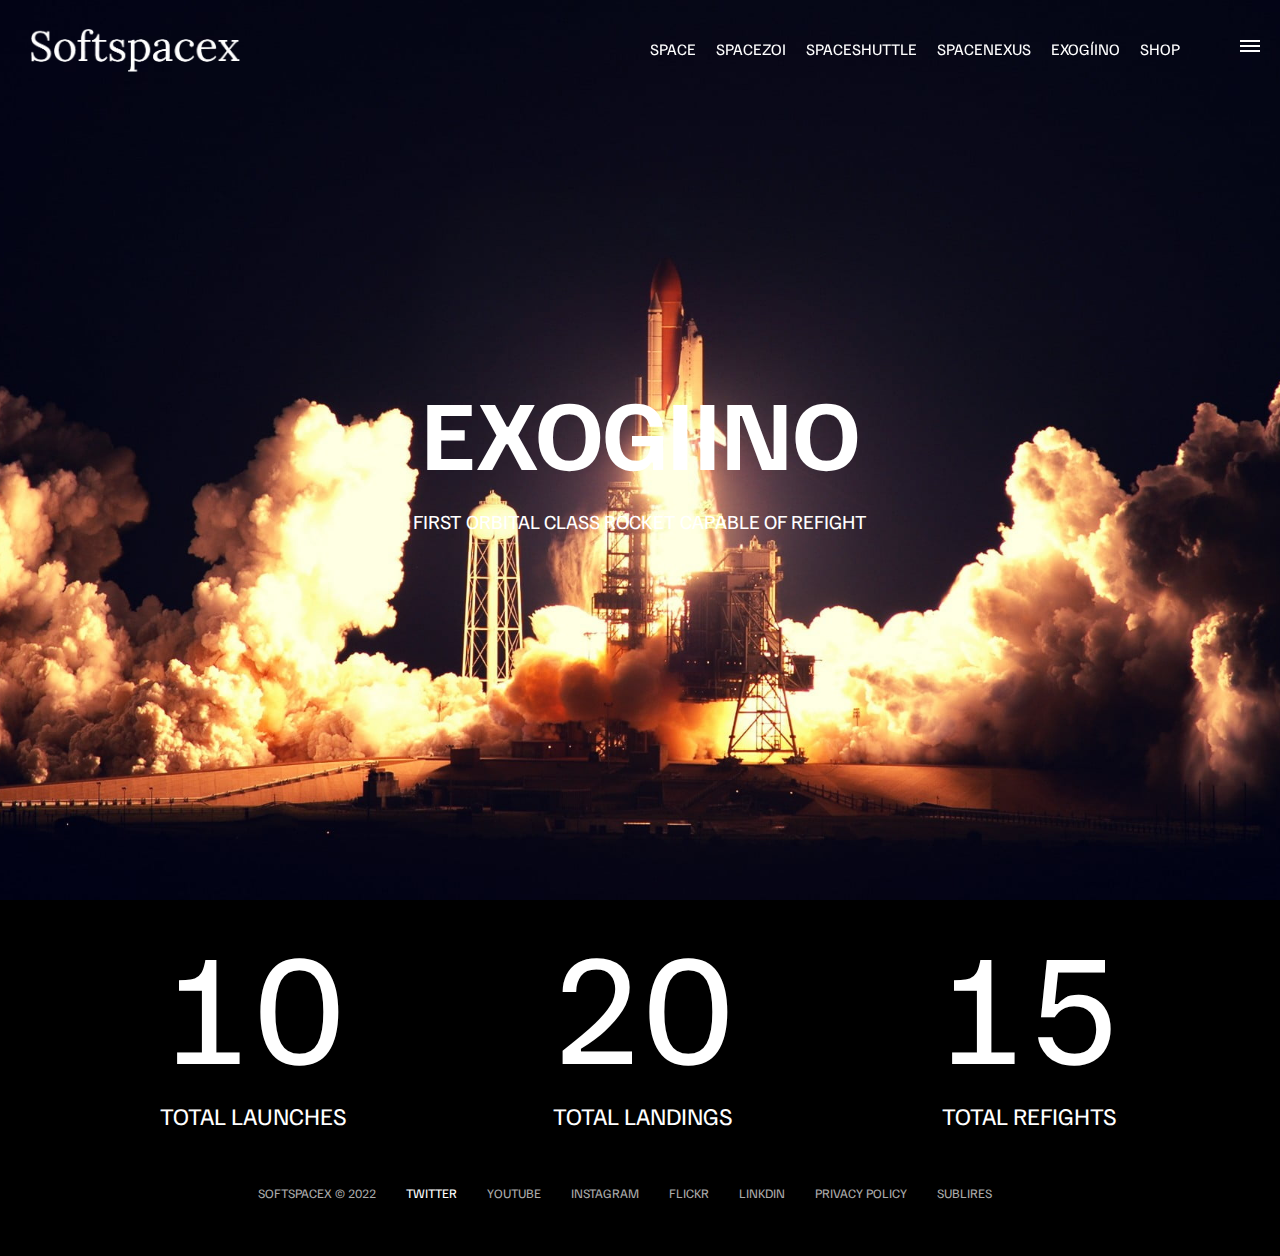
<file: exogiino.html>
<!DOCTYPE html>
<html lang="en">
<head>
    <meta charset="UTF-8">
    <meta http-equiv="X-UA-Compatible" content="IE=edge">
    <meta name="viewport" content="width=device-width, initial-scale=1.0">
    <link rel="stylesheet" href="style.css">
    <script src="script.js" defer></script>
    <title>Softspacex - Exogiino</title>
</head>
<body>
    <div id="overlay"></div>
    <div id="mobile-menu" class="mobile-main-menu">

        <ul>
            <li><h3 class="Course">Courses</h3></li>
            <li> <a href="C.html">C</a></li>
            <li> <a href="C++.html">C++</a></li>
            <li> <a href="Java.html">Java</a></li>
            <li> <a href="Python.html">Python</a></li>


           

            <li class="mobile-only"><a href="space.html"> Space </a></li>
            <li class="mobile-only"><a href="spacezoi.html"> Spacezoi</a></li>
            <li class="mobile-only"><a href="spaceshuttle.html"> spaceshuttle</a></li>
            <li class="mobile-only"><a href="spacenexux.html"> spacenexus</a></li>
            <li class="mobile-only"><a href="exogiino.html"> Exogíino</a></li>
           


        </ul>
    </div>
    <header class="main-header">
        <div class="logo">
            <a href="index.html">
                <img src="logo (1).png" alt="Softspacex"></a>
        </div>

        <nav class="desktop-main-menu">
            <ul>
                <li><a href="space.html"> Space </a></li>
                <li><a href="spacezoi.html">  SpaceZOI</a></li>
                <li><a href="spaceshuttle.html"> spaceshuttle </a></li>
                <li><a href="spacenexux.html"> spacenexus </a></li>
                <li><a href="exogiino.html"> Exogíino </a></li>
                <li><a href="#"> Shop</a></li>

               


              

            </ul>
        </nav>
    </header> 

    <!-- hamburger Menu -->

    <button id="menu-btn" class="hamburger" type="button">
        <span class="hamburger-top"></span>
        <span class="hamburger-middle"></span>
        <span class="hamburger-bottom"></span>

    </button>


    <!-- Section A -->
    
    <section class="section-animate bg-softsky"></section>

    <div class="section-inner-center">
        <h3>Exogiino</h3>
        <p>First Orbital Class Rocket Capable of Refight</p>
    </div>

    <div class="stats">
        <div>
            <span class="counter" data-target="10">0</span>
            <h4>Total Launches</h4>
        </div>
        <div>
            <span class="counter" data-target="20">0</span>
            <h4>Total Landings</h4>
        </div>

        <div>
            <span class="counter" data-target="15">0</span>
            <h4>Total Refights</h4>
        </div>
    </div>


    <!-- Footer -->

    <footer>
        <ul>
            <li>Softspacex &copy; 2022 </li>
            <li> <a href="#">Twitter</a></li>
            <li> <a href="#"></a>Youtube</li>
            <li> <a href="#"></a>Instagram</li>
            <li> <a href="#"></a>Flickr</li>
            <li> <a href="#"></a>linkdin</li>
            <li> <a href="#"></a>Privacy Policy</li>
            <li> <a href="#"></a>Sublires</li>
           

        </ul>
    </footer>



</body>
</html>
</file>
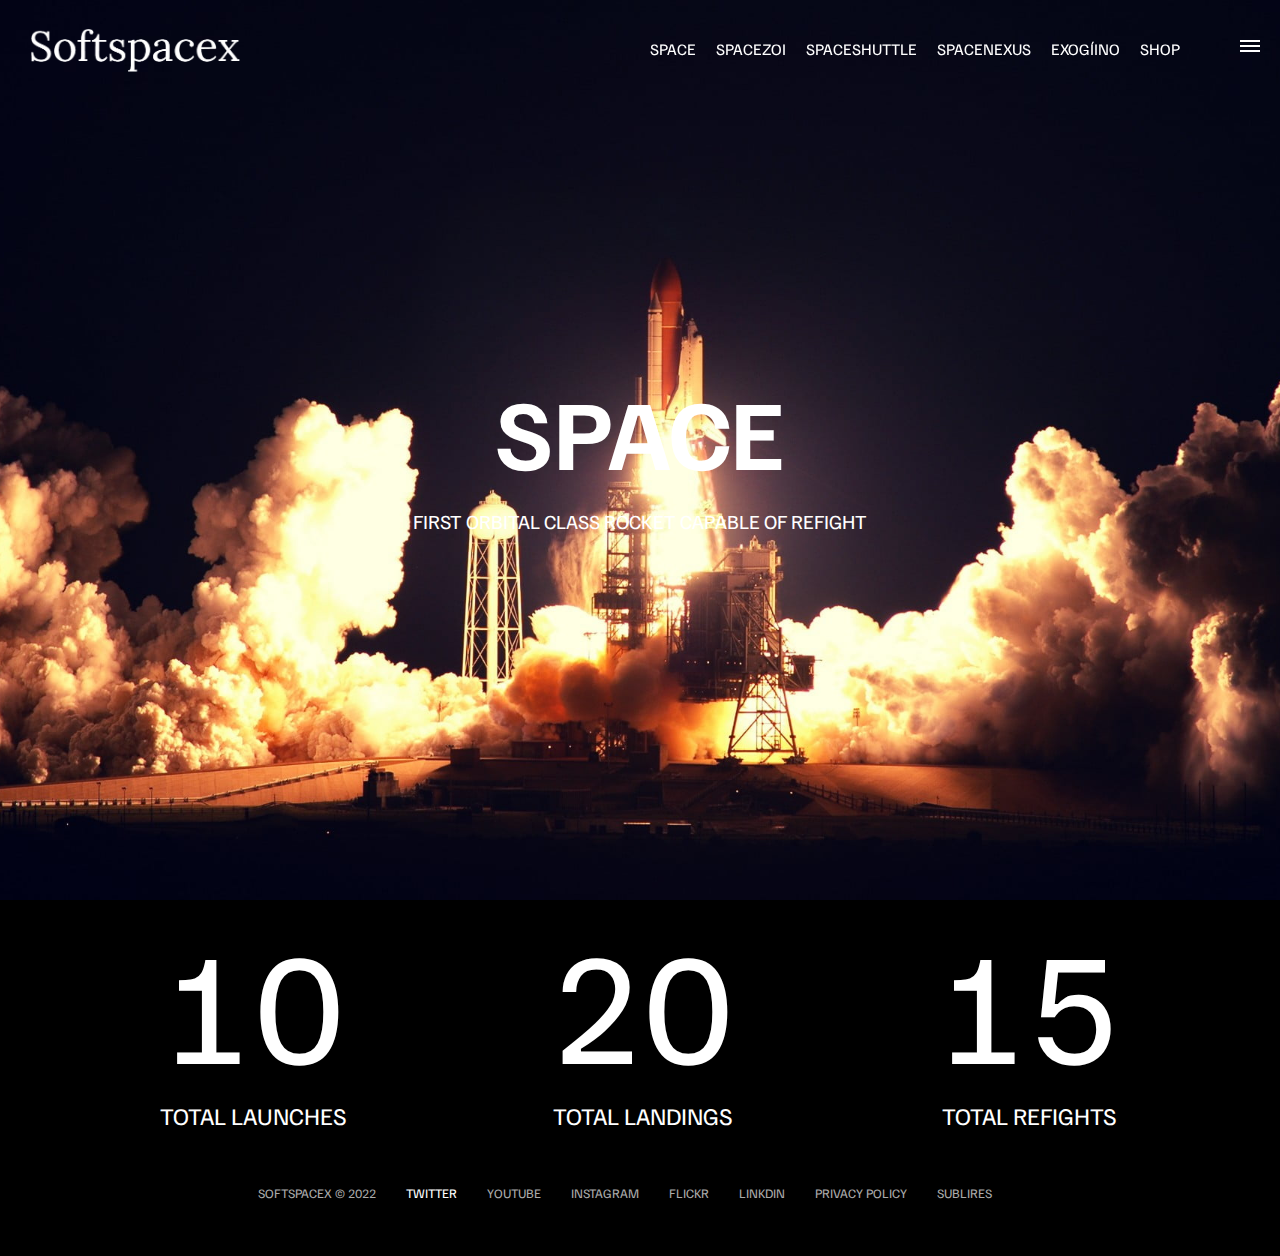
<file: space.html>
<!DOCTYPE html>
<html lang="en">
<head>
    <meta charset="UTF-8">
    <meta http-equiv="X-UA-Compatible" content="IE=edge">
    <meta name="viewport" content="width=device-width, initial-scale=1.0">
    <link rel="stylesheet" href="style.css">
    <script src="script.js" defer></script>
    <title>Softspacex - Space</title>
</head>
<body>
    <div id="overlay"></div>
    <div id="mobile-menu" class="mobile-main-menu">

        <ul>
            <li><h3 class="Course">Courses</h3></li>
            <li> <a href="C.html">C</a></li>
            <li> <a href="C++.html">C++</a></li>
            <li> <a href="Java.html">Java</a></li>
            <li> <a href="Python.html">Python</a></li>


          

            <li class="mobile-only"><a href="space.html"> Space </a></li>
            <li class="mobile-only"><a href="spacezoi.html"> Spacezoi</a></li>
            <li class="mobile-only"><a href="spaceshuttle.html"> spaceshuttle</a></li>
            <li class="mobile-only"><a href="spacenexux.html"> spacenexus</a></li>
            <li class="mobile-only"><a href="exogiino.html"> Exogíino</a></li>

        </ul>
    </div>
    <header class="main-header">
        <div class="logo">
            <a href="index.html">
                <img src="logo (1).png" alt="Softspacex"></a>
        </div>

        <nav class="desktop-main-menu">
            <ul>
                <li><a href="space.html"> Space </a></li>
                <li><a href="spacezoi.html">  SpaceZOI</a></li>
                <li><a href="spaceshuttle.html"> spaceshuttle </a></li>
                <li><a href="spacenexux.html"> spacenexus </a></li>
                <li><a href="exogiino.html"> Exogíino </a></li>
                <li><a href="#"> Shop</a></li>
               


              

            </ul>
        </nav>
    </header> 

    <!-- hamburger Menu -->

    <button id="menu-btn" class="hamburger" type="button">
        <span class="hamburger-top"></span>
        <span class="hamburger-middle"></span>
        <span class="hamburger-bottom"></span>

    </button>


    <!-- Section A -->
    
    <section class="section-animate bg-softsky"></section>

    <div class="section-inner-center">
        <h3>Space</h3>
        <p>First Orbital Class Rocket Capable of Refight</p>
    </div>

    <div class="stats">
        <div>
            <span class="counter" data-target="10">0</span>
            <h4>Total Launches</h4>
        </div>
        <div>
            <span class="counter" data-target="20">0</span>
            <h4>Total Landings</h4>
        </div>

        <div>
            <span class="counter" data-target="15">0</span>
            <h4>Total Refights</h4>
        </div>
    </div>


    <!-- Footer -->

    <footer>
        <ul>
            <li>Softspacex &copy; 2022 </li>
            <li> <a href="#">Twitter</a></li>
            <li> <a href="#"></a>Youtube</li>
            <li> <a href="#"></a>Instagram</li>
            <li> <a href="#"></a>Flickr</li>
            <li> <a href="#"></a>linkdin</li>
            <li> <a href="#"></a>Privacy Policy</li>
            <li> <a href="#"></a>Sublires</li>
           

        </ul>
    </footer>



</body>
</html>
</file>
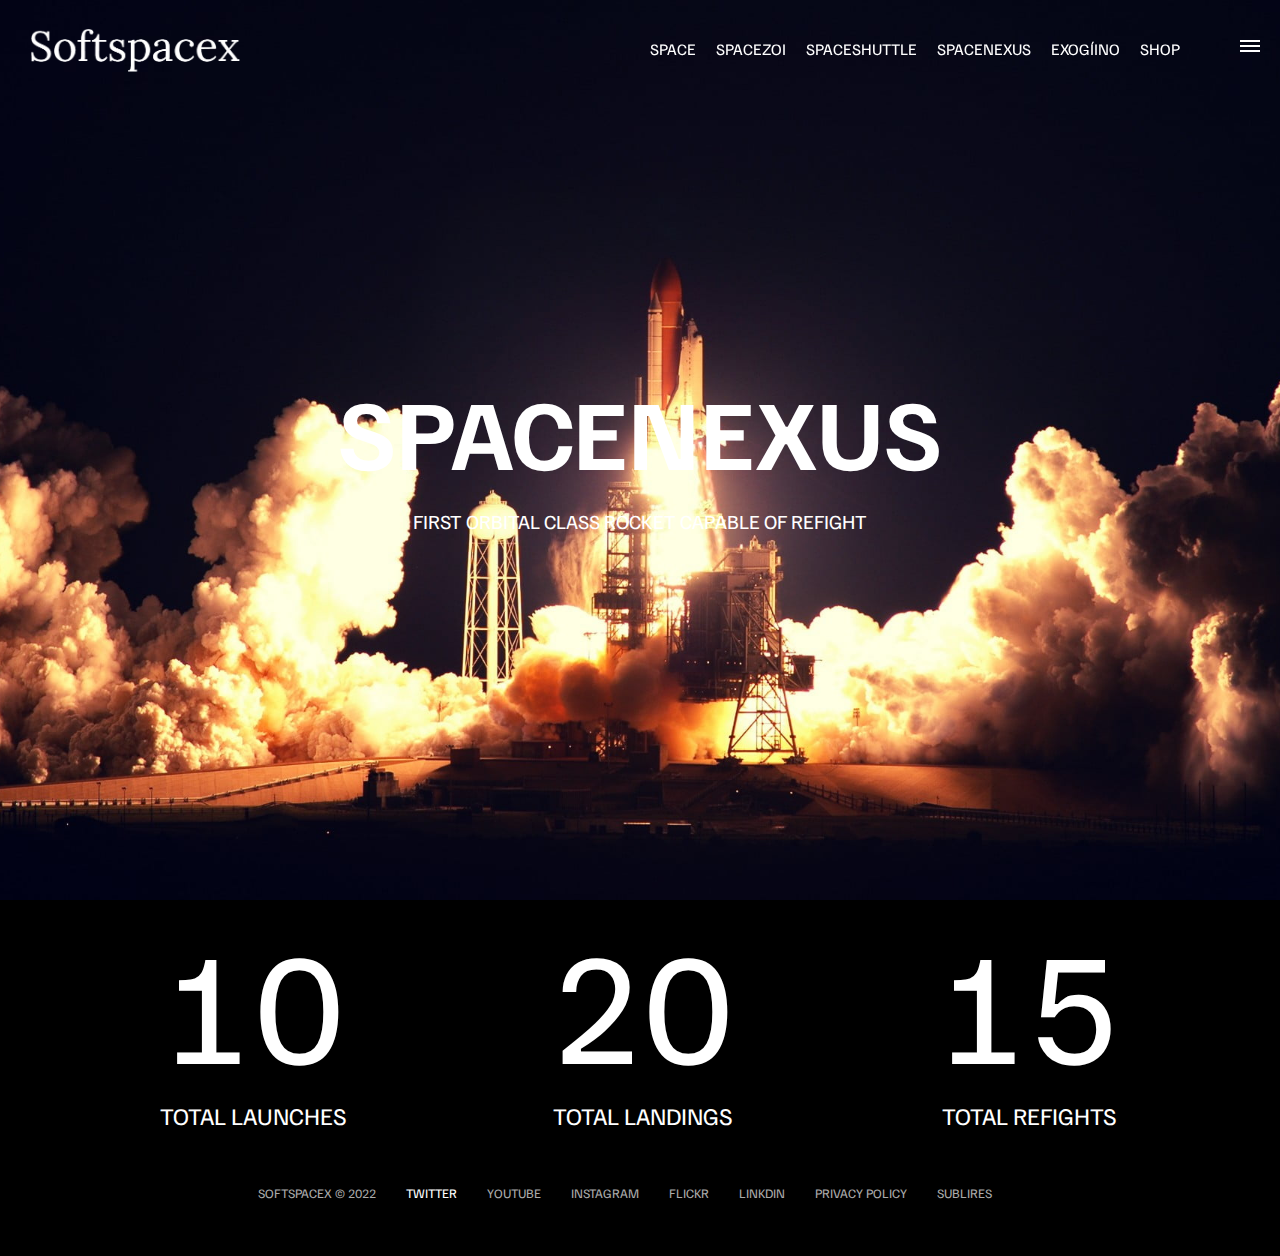
<file: spacenexux.html>
<!DOCTYPE html>
<html lang="en">
<head>
    <meta charset="UTF-8">
    <meta http-equiv="X-UA-Compatible" content="IE=edge">
    <meta name="viewport" content="width=device-width, initial-scale=1.0">
    <link rel="stylesheet" href="style.css">
    <script src="script.js" defer></script>
    <title>Softspacex - Spacenexus</title>
</head>
<body>
    <div id="overlay"></div>
    <div id="mobile-menu" class="mobile-main-menu">

        <ul>
            <li><h3 class="Course">Courses</h3></li>
            <li> <a href="C.html">C</a></li>
            <li> <a href="C++.html">C++</a></li>
            <li> <a href="Java.html">Java</a></li>
            <li> <a href="Python.html">Python</a></li>


          

            <li class="mobile-only"><a href="space.html"> Space </a></li>
            <li class="mobile-only"><a href="spacezoi.html"> Spacezoi</a></li>
            <li class="mobile-only"><a href="spaceshuttle.html"> spaceshuttle</a></li>
            <li class="mobile-only"><a href="spacenexux.html"> spacenexus</a></li>
            <li class="mobile-only"><a href="exogiino.html"> Exogíino</a></li>
           

        </ul>
    </div>
    <header class="main-header">
        <div class="logo">
            <a href="index.html">
                <img src="logo (1).png" alt="Softspacex"></a>
        </div>

        <nav class="desktop-main-menu">
            <ul>
                <li><a href="space.html"> Space </a></li>
                <li><a href="spacezoi.html">  SpaceZOI</a></li>
                <li><a href="spaceshuttle.html"> spaceshuttle </a></li>
                <li><a href="spacenexux.html"> spacenexus </a></li>
                <li><a href="exogiino.html"> Exogíino </a></li>
                <li><a href="#"> Shop</a></li>


              

            </ul>
        </nav>
    </header> 

    <!-- hamburger Menu -->

    <button id="menu-btn" class="hamburger" type="button">
        <span class="hamburger-top"></span>
        <span class="hamburger-middle"></span>
        <span class="hamburger-bottom"></span>

    </button>


    <!-- Section A -->
    
    <section class="section-animate bg-softsky"></section>

    <div class="section-inner-center">
        <h3>Spacenexus</h3>
        <p>First Orbital Class Rocket Capable of Refight</p>
    </div>

    <div class="stats">
        <div>
            <span class="counter" data-target="10">0</span>
            <h4>Total Launches</h4>
        </div>
        <div>
            <span class="counter" data-target="20">0</span>
            <h4>Total Landings</h4>
        </div>

        <div>
            <span class="counter" data-target="15">0</span>
            <h4>Total Refights</h4>
        </div>
    </div>


    <!-- Footer -->

    <footer>
        <ul>
            <li>Softspacex &copy; 2022 </li>
            <li> <a href="#">Twitter</a></li>
            <li> <a href="#"></a>Youtube</li>
            <li> <a href="#"></a>Instagram</li>
            <li> <a href="#"></a>Flickr</li>
            <li> <a href="#"></a>linkdin</li>
            <li> <a href="#"></a>Privacy Policy</li>
            <li> <a href="#"></a>Sublires</li>
           

        </ul>
    </footer>



</body>
</html>
</file>
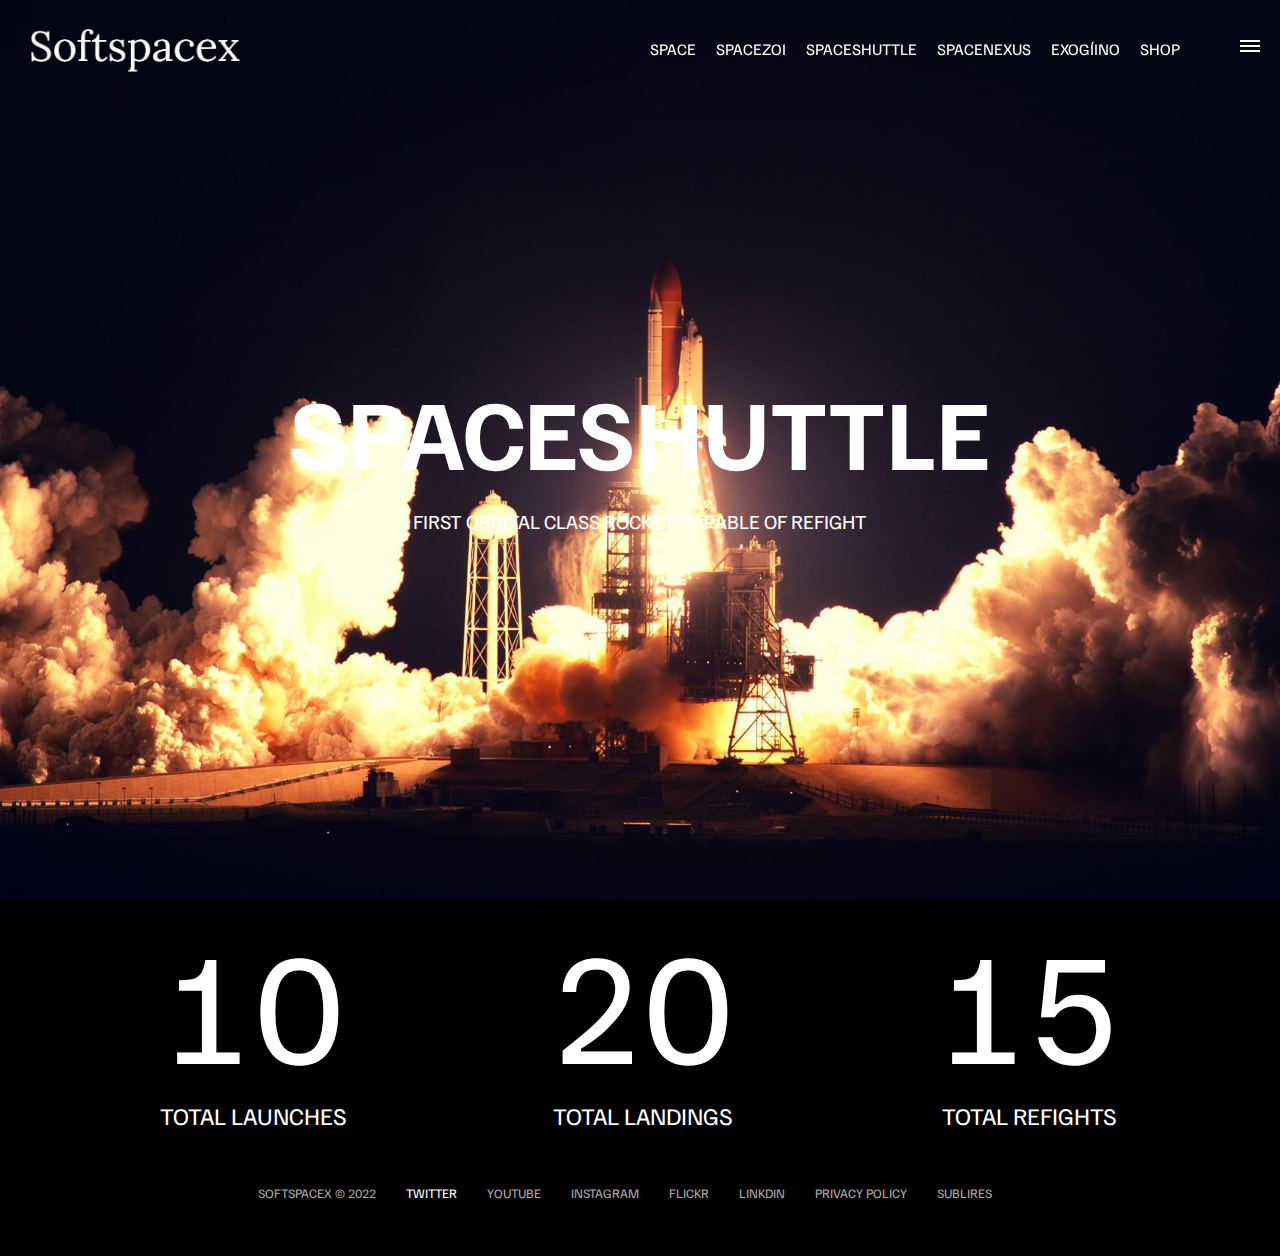
<file: spaceshuttle.html>
<!DOCTYPE html>
<html lang="en">
<head>
    <meta charset="UTF-8">
    <meta http-equiv="X-UA-Compatible" content="IE=edge">
    <meta name="viewport" content="width=device-width, initial-scale=1.0">
    <link rel="stylesheet" href="style.css">
    <script src="script.js" defer></script>
    <title>Softspacex - Spaceshuttley</title>
</head>
<body>
    <div id="overlay"></div>
    <div id="mobile-menu" class="mobile-main-menu">

        <ul>
            <li><h3 class="Course">Courses</h3></li>
            <li> <a href="C.html">C</a></li>
            <li> <a href="C++.html">C++</a></li>
            <li> <a href="Java.html">Java</a></li>
            <li> <a href="Python.html">Python</a></li>


            

            <li class="mobile-only"><a href="space.html"> Space </a></li>
            <li class="mobile-only"><a href="spacezoi.html"> Spacezoi</a></li>
            <li class="mobile-only"><a href="spaceshuttle.html"> spaceshuttle</a></li>
            <li class="mobile-only"><a href="spacenexux.html"> spacenexus</a></li>
            <li class="mobile-only"><a href="exogiino.html"> Exogíino</a></li>


        </ul>
    </div>
    <header class="main-header">
        <div class="logo">
            <a href="index.html">
                <img src="logo (1).png" alt="Softspacex"></a>
        </div>

        <nav class="desktop-main-menu">
            <ul>
                <li><a href="space.html"> Space </a></li>
                <li><a href="spacezoi.html">  SpaceZOI</a></li>
                <li><a href="spaceshuttle.html"> spaceshuttle </a></li>
                <li><a href="spacenexux.html"> spacenexus </a></li>
                <li><a href="exogiino.html"> Exogíino </a></li>
                <li><a href="#"> Shop</a></li>

               


              

            </ul>
        </nav>
    </header> 

    <!-- hamburger Menu -->

    <button id="menu-btn" class="hamburger" type="button">
        <span class="hamburger-top"></span>
        <span class="hamburger-middle"></span>
        <span class="hamburger-bottom"></span>

    </button>


    <!-- Section A -->
    
    <section class="section-animate bg-softsky"></section>

    <div class="section-inner-center">
        <h3> SpaceShuttle</h3>
        <p>First Orbital Class Rocket Capable of Refight</p>
    </div>

    <div class="stats">
        <div>
            <span class="counter" data-target="10">0</span>
            <h4>Total Launches</h4>
        </div>
        <div>
            <span class="counter" data-target="20">0</span>
            <h4>Total Landings</h4>
        </div>

        <div>
            <span class="counter" data-target="15">0</span>
            <h4>Total Refights</h4>
        </div>
    </div>


    <!-- Footer -->

    <footer>
        <ul>
            <li>Softspacex &copy; 2022 </li>
            <li> <a href="#">Twitter</a></li>
            <li> <a href="#"></a>Youtube</li>
            <li> <a href="#"></a>Instagram</li>
            <li> <a href="#"></a>Flickr</li>
            <li> <a href="#"></a>linkdin</li>
            <li> <a href="#"></a>Privacy Policy</li>
            <li> <a href="#"></a>Sublires</li>
           

        </ul>
    </footer>



</body>
</html>
</file>
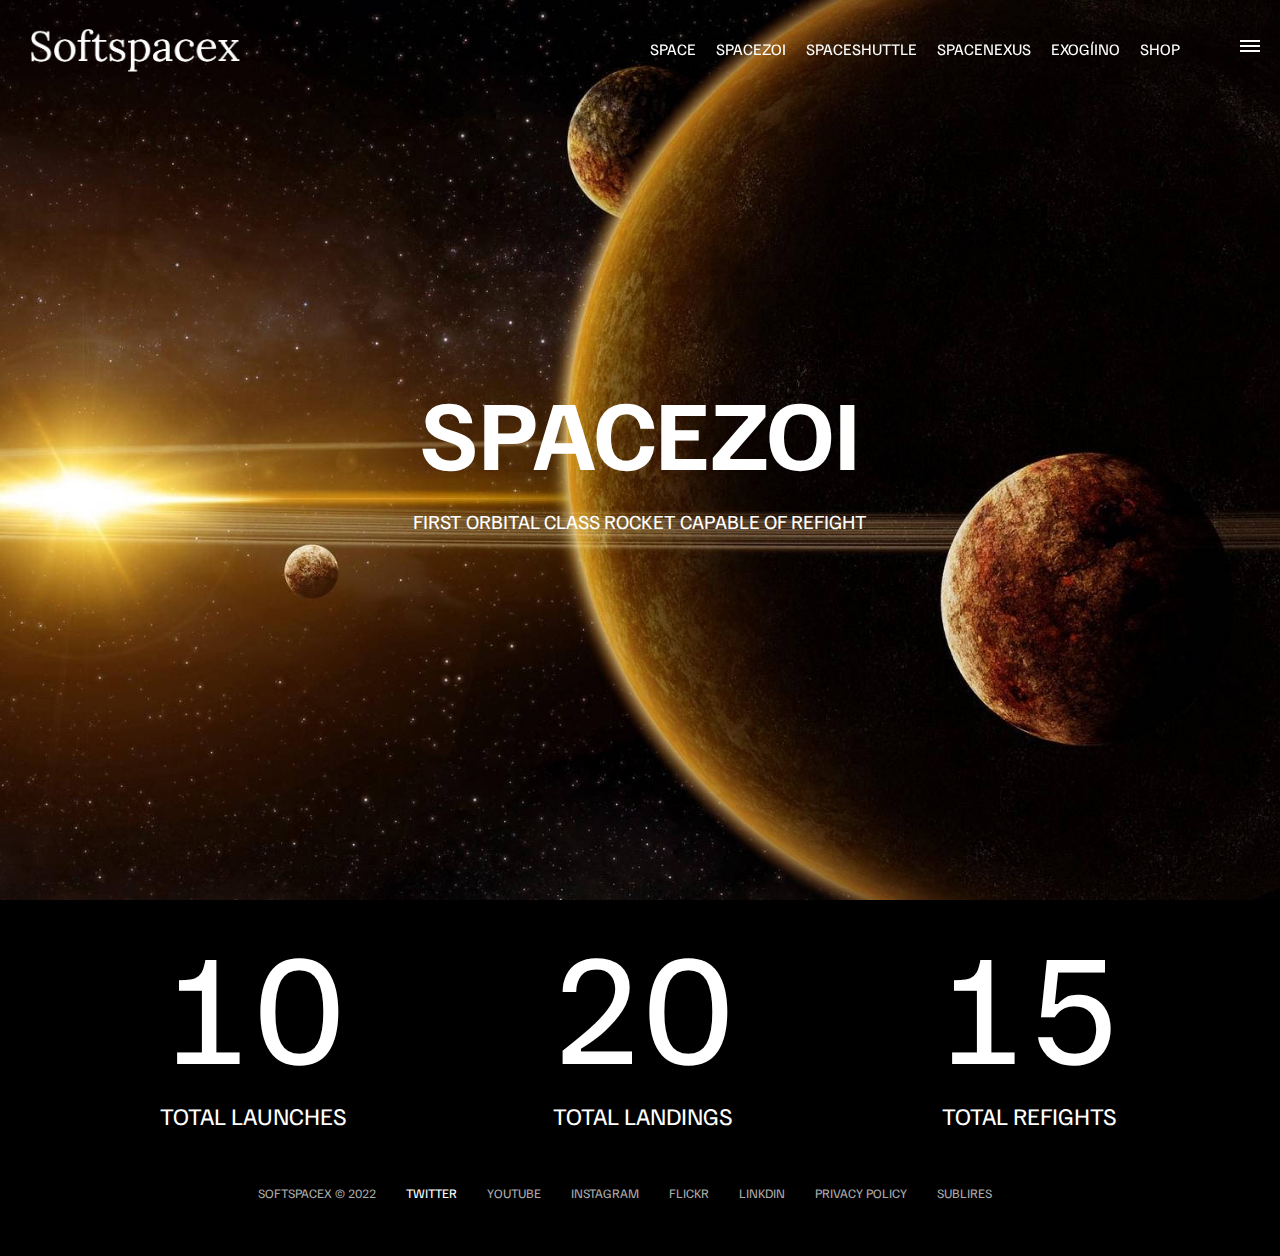
<file: spacezoi.html>
<!DOCTYPE html>
<html lang="en">
<head>
    <meta charset="UTF-8">
    <meta http-equiv="X-UA-Compatible" content="IE=edge">
    <meta name="viewport" content="width=device-width, initial-scale=1.0">
    <link rel="stylesheet" href="style.css">
    <script src="script.js" defer></script>
    <title>Softspacex - Spacezoi</title>
</head>
<body>
    <div id="overlay"></div>
    <div id="mobile-menu" class="mobile-main-menu">

        <ul>
            <li><h3 class="Course">Courses</h3></li>
            <li> <a href="C.html">C</a></li>
            <li> <a href="C++.html">C++</a></li>
            <li> <a href="Java.html">Java</a></li>
            <li> <a href="Python.html">Python</a></li>


           
            <li class="mobile-only"><a href="space.html"> Space </a></li>
            <li class="mobile-only"><a href="spacezoi.html"> Spacezoi</a></li>
            <li class="mobile-only"><a href="spaceshuttle.html"> spaceshuttle</a></li>
            <li class="mobile-only"><a href="spacenexux.html"> spacenexus</a></li>
            <li class="mobile-only"><a href="exogiino.html"> Exogíino</a></li>
           
           


        </ul>
    </div>
    <header class="main-header">
        <div class="logo">
            <a href="index.html">
                <img src="logo (1).png" alt="Softspacex"></a>
        </div>

        <nav class="desktop-main-menu">
            <ul>
                <li><a href="space.html"> Space </a></li>
                <li><a href="spacezoi.html">  SpaceZOI</a></li>
                <li><a href="spaceshuttle.html"> spaceshuttle </a></li>
                <li><a href="spacenexux.html"> spacenexus </a></li>
                <li><a href="exogiino.html"> Exogíino </a></li>
                <li><a href="#"> Shop</a></li>



              

            </ul>
        </nav>
    </header> 

    <!-- hamburger Menu -->

    <button id="menu-btn" class="hamburger" type="button">
        <span class="hamburger-top"></span>
        <span class="hamburger-middle"></span>
        <span class="hamburger-bottom"></span>

    </button>


    <!-- Section A -->
    
    <section class="section-animate bg-Spacezoi"></section>

    

    <div class="section-inner-center">
        
        <h3>SpaceZOI</h3>
        <p>First Orbital Class Rocket Capable of Refight</p>
    </div>

    <div class="stats">
        <div>
            <span class="counter" data-target="10">0</span>
            <h4>Total Launches</h4>
        </div>
        <div>
            <span class="counter" data-target="20">0</span>
            <h4>Total Landings</h4>
        </div>

        <div>
            <span class="counter" data-target="15">0</span>
            <h4>Total Refights</h4>
        </div>
    </div>


    <!-- Footer -->

    <footer>
        <ul>
            <li>Softspacex &copy; 2022 </li>
            <li> <a href="#">Twitter</a></li>
            <li> <a href="#"></a>Youtube</li>
            <li> <a href="#"></a>Instagram</li>
            <li> <a href="#"></a>Flickr</li>
            <li> <a href="#"></a>linkdin</li>
            <li> <a href="#"></a>Privacy Policy</li>
            <li> <a href="#"></a>Sublires</li>
           

        </ul>
    </footer>



</body>
</html>
</file>
<file: style.css>
@import url('https://fonts.googleapis.com/css2?family=Familjen+Grotesk:wght@400;600;700&display=swap');

*, *::before,::after {
    margin: 0;
    padding: 0;
    box-sizing: border-box;

}

body {
    font-family: 'Familjen Grotesk', sans-serif;
    background: #000;
    color: #fff;
}

a {
    text-decoration: none;
    color: #fff;

}

ul {
    list-style: none;
}



/* Header/ Navbar */
.main-header {
    position: fixed;
    top: 0;
    left: 0;
    width: 100%;
    z-index: 3;
    display: flex;
    justify-content: space-between;
    align-items: center;
    text-transform: uppercase;
    height: 100px;
    padding: 0 30px;


}

/* logo */

.logo {
    width: 210px;
    height: auto;

}

.logo img{
    display: block;
    width: 100%;
    height: auto;
}

/* Desktop Menu */ 
.desktop-main-menu {
    margin: 50px;

}

.desktop-main-menu ul {
    display: flex;
}

.desktop-main-menu ul li {
    position: relative;
    margin-right: 20px;
    padding-bottom: 2px;
}


/* Menu item bottom border */
.desktop-main-menu ul li a::after {
    content: '';
    position: absolute;
    bottom: 0;
    left: 0;
    width: 100%;
    height: 1px;
    background: #fff;
    transform: scaleX(0);
    transition: transform 0.6s cubic-bezier(0.19, 1, 0.22, 1)
}

.desktop-main-menu ul li a:hover::after {
    transform: scaleX(1);
}


/* Section A */

 section {
    position: relative;
    height: 100vh;
    background-position: center center;
    background-repeat: no-repeat;
    background-size: cover;
    text-transform: uppercase;
 }


  
  .section-inner {
    position: absolute;
    bottom: 200px;
    left: 150px;
    max-width: 560px;

  }


  .section-inner h4 {
    font-size: 22px;
    margin-bottom: 5px;
    font-weight: 300;
    animation: fadeInUp 0.5s ease-in-out;
}

.section-inner h2 {
    font-size: 50px;
    font-weight: 700;
    margin-bottom: 20px;
    animation: fadeInUp 0.5s ease-in-out 0.2s;
    animation-fill-mode: both; 
}

.section-inner a {
    animation: fadeInUp 0.5s ease-in-out 0.4s;
}

/* Backgrauund Images */

.section-a {
    background-image: url(homeimg2.jpg);
}


.section-b {
    background-image: url(homeimg4.jpg);
}

.section-c {
    background-image: url(homeimg3.jpg);
}


.section-d {
    background-image: url(carimg.jpg);
}



.section-e {
    background-image: url(Aiimg.jpg);
}

.btn {
    position: relative;
    display: inline-block;
    cursor: pointer;
    text-align: center;
    min-width: 130px;
    padding: 15px 50px;
    margin-top: 10px;
    border: 2px solid #fff;
    text-transform: uppercase;
    font-weight: bold;
    overflow: hidden;
    z-index: 2;

}

.btn:hover span {
    color: #000;

}
/* 
.btn .hover {
    position: absolute;
    top: 0;
    left: 0;
    width: 100%;
    height: 100%;
    background-color: #fff;
    color: #000;
    z-index: -1;
  
} */


.scroll-arrow {
    position: absolute;
    bottom: 50px;
    left: 50%;
    transform: translateX(-50%);
    animation: fadeBounce 3s infinite;
}


/* Footer */
footer {
    position: relative;
    padding: 55px 0;

}

footer ul {
    display: flex;
    justify-content: center;
    align-items: center;
    flex-wrap: wrap;
}

footer ul li {
    margin-right: 30px;
    color: #aaa;
    text-transform: uppercase;
    font-size: 13px;
    line-height: 2,5;
}

footer ul li a {
    color: #fff;
    transition: color 0.6s;
}

footer ul li a:hover {
    color: #aaa;
    
}



/* hamburger Menu */

.hamburger {
    position: fixed;
    top: 40px;
    right: 20px;
    z-index: 10;
    cursor: pointer;
    width: 20px;
    height: 20px;
    background: none;
    border: none;
}

.hamburger-top,
.hamburger-middle,
.hamburger-bottom {
    position: absolute;
    width: 20px;
    height: 2px;
    top: 0;
    left: 0;
    background: #fff;
    transition: all 0.5s;
}

.hamburger-middle {
    transform: translateY(5px);

}


.hamburger-bottom {
    transform: translateY(10px);
    
}

/* Transition gamburger to x open */
.open {
    transform: rotate(90deg);

}
.open .hamburger-top {
    transform: rotate(45deg) translateY(6px) translateX(6px);

}

.open .hamburger-middle {
    display: none;
}

.open .hamburger-bottom {
    transform: rotate(-45deg) translateY(6px) translateX(-6px);
}


/* Overlay */

.overlay-show {
    position: fixed;
    top: 0;
    left: 0;
    width: 100%;
    height: 100%;
    background-color: rgba(0, 0, 0, 0.5);
    z-index: 3;
}


/* Stop Body Scroll */
.stop-scrolling {

    overflow: hidden;

}

/* Hide Mobile Menu Items */
.mobile-only {
    display: none;
}



/* Mobile menu */

.mobile-main-menu {
    position: fixed;
    top: 0;
    right: 0;
    width: 350px;
    height: 100%;
    background: #000;
    z-index: 4;
    display: flex;
    align-items: center;
    justify-content: center;
   transform: translateX(100%);
   transition: transform 0.6s cubic-bezier(0.19, 1, 0.22, 1);

}

/* Bring menu from right */

  .show-menu {
    transform: translateX(0);
  }

.mobile-main-menu ul {
    display: flex;
    flex-direction: column;
    align-items: end;
    justify-content: center;
    padding: 50px;
    width: 100%;


}

.Course {
    text-align: center;
    color:dimgrey
}

.mobile-main-menu ul li {
    margin-bottom: 20px;
    font-size: 18px;
    text-transform: uppercase;
    border-bottom: 1px #555 dotted;
    width: 100%;
    text-align: center;
    padding-bottom: 8px;
}

.mobile-main-menu ul li a {
    color: #fff;
    transition: color 0.6s;

}

.mobile-main-menu ul li a:hover {
    color: #aaa;
}



/* Inner Pages */

.bg-softsky {
    background-image: url(wallpaperflare.com_wallpaper.jpg);
}

.bg-Spacezoi {
    background-image: url(planet-in-galaxy-universe-y43ks8y4zzjefobv\ \(1\).jpg);

}


.section-animate {
animation: fadeIn 3s ease-in-out;

}

.section-inner-center {
    position: absolute;
    top: 50%;
    left: 50%;
    transform: translate(-50%, -50%);
    text-transform: uppercase;
    text-align: center;

}

.section-inner-center h3 {
   font-size: 100px;
   margin-bottom: 15px;
   animation: fadeInUp 0.5s ease-in-out;


}



.section-inner-center p {
    font-size: 20px;
   
    animation: fadeInUp 0.5s ease-in-out 0.2s;
    animation-fill-mode: both;
 
}



/* Stats */

.stats {
    max-width: 960px;
    margin: 0 auto;
    display: flex;
    align-items: center;
    justify-content: space-between;
    text-align: center;
    text-transform: uppercase;

}

.stats div span {
    font-size: 160px;

}

.stats div h4 {
    font-size: 24px;
    font-weight: 300;
}
/* Animations */

@keyframes fadeInUp {
    0% {
        opacity: 0;
        transform: translateY(140px);
    }
    100% {
        opacity: 1;
        transform: translateY(0);
    }
    
}


@keyframes fadeIn {
    0% {
        opacity: 0;
  
    }
    100% {
        opacity: 1;
      
    }
    
}

@keyframes fadeBounce {

    0%,
    20%,
    50%,
    80%,
    100% {
        opacity: 0;
        transform: translateY(-20px);

     }
   
     40% {
        opacity: 1;
        transform: translateY(0);
        
     }

}



/* Media Quries */

@media(max-width: 960px) {
    /* Hide Desktop Menu */
    .desktop-main-menu {
        display: none;
    }

    /* Show main Mobile Items*/

    .mobile-only {
        display: block;
    }


    .section-inner-center h3 {
        font-size: 75px;


    }

}

@media(max-width: 600px) {
    .section-inner-inner {
        bottom: 75px;
        left: 20px;
    }

    .section-inner h2 {
        font-size: 40px;
    }
    
    footer ul li:first-child {
        position: absolute;
        top: 30px;
        left: 50%;
        transform: translate(-50%, - 50%);
    }

    footer ul li {
        margin: 15px;

    }

    .logo {
        width: 150px;
        margin: auto;
    }

    .section-inner-center h3 {
        font-size: 50px;
        

    }
}
</file>
